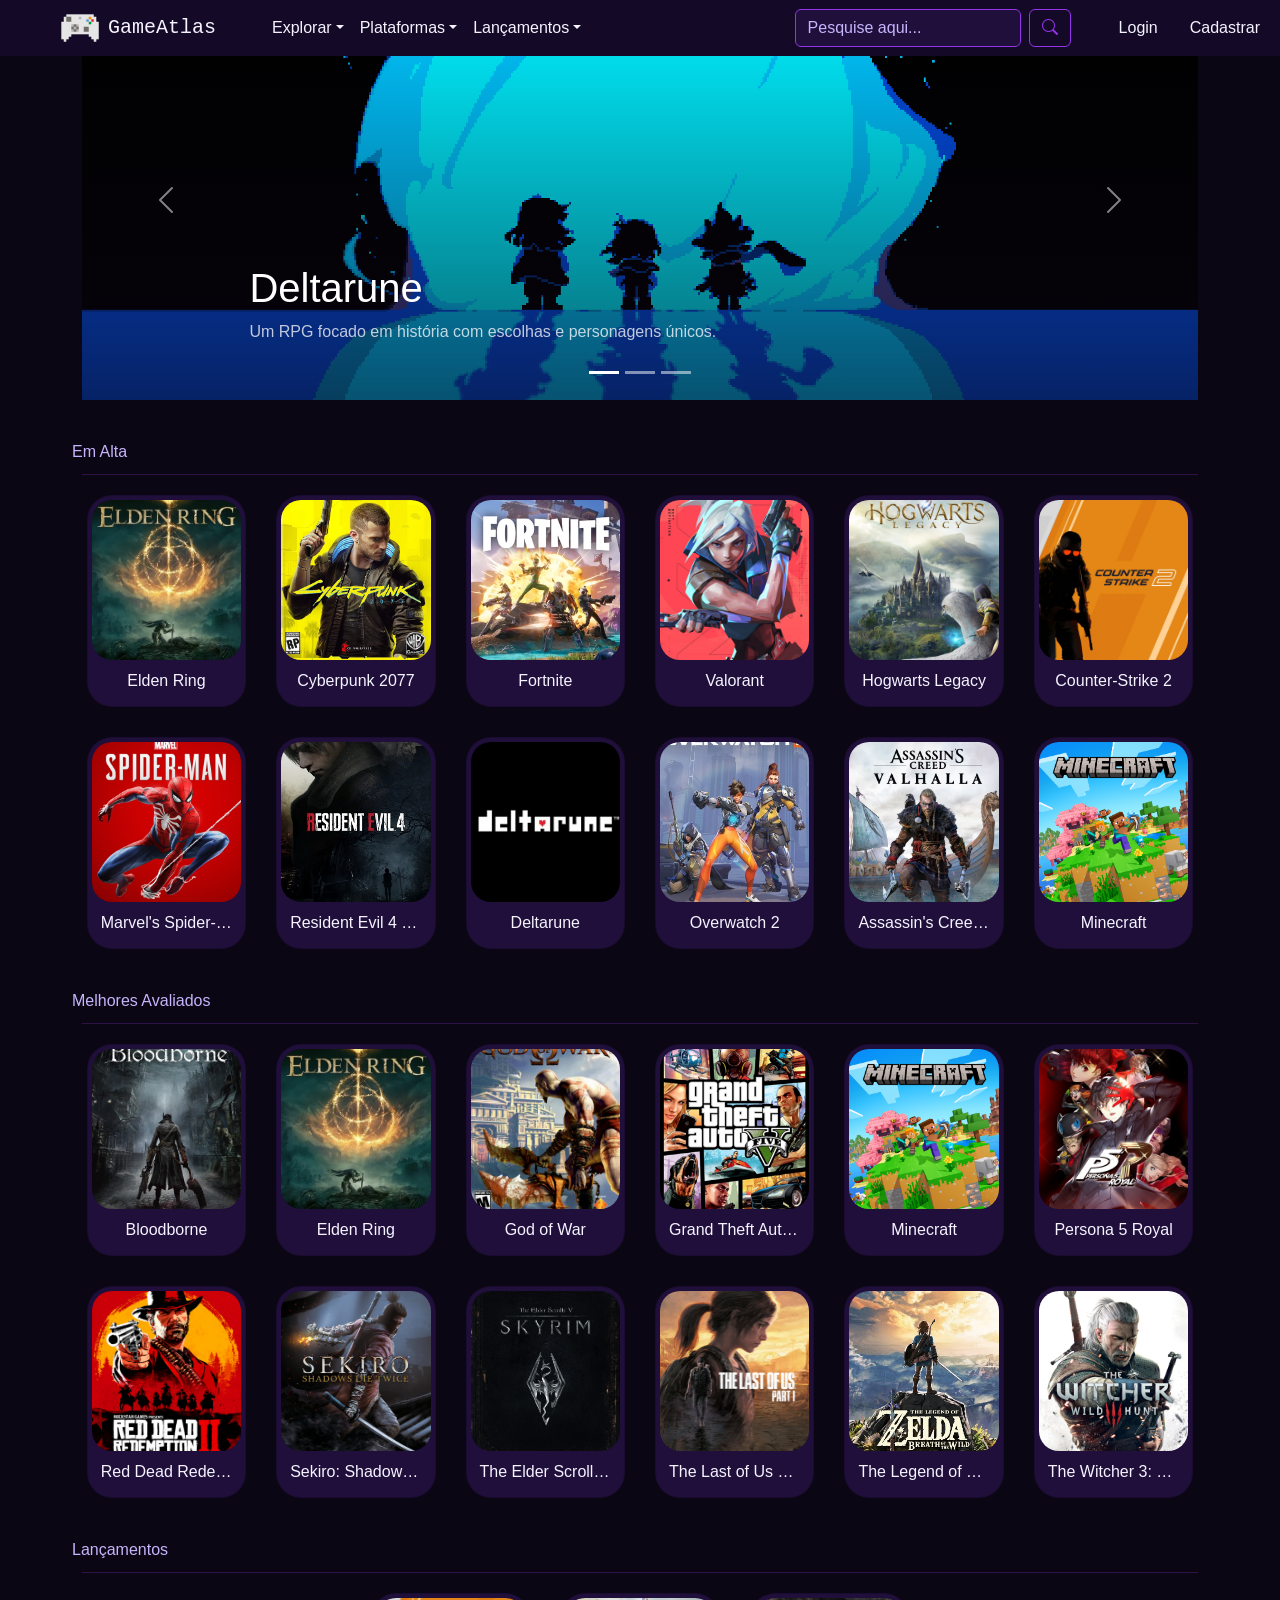
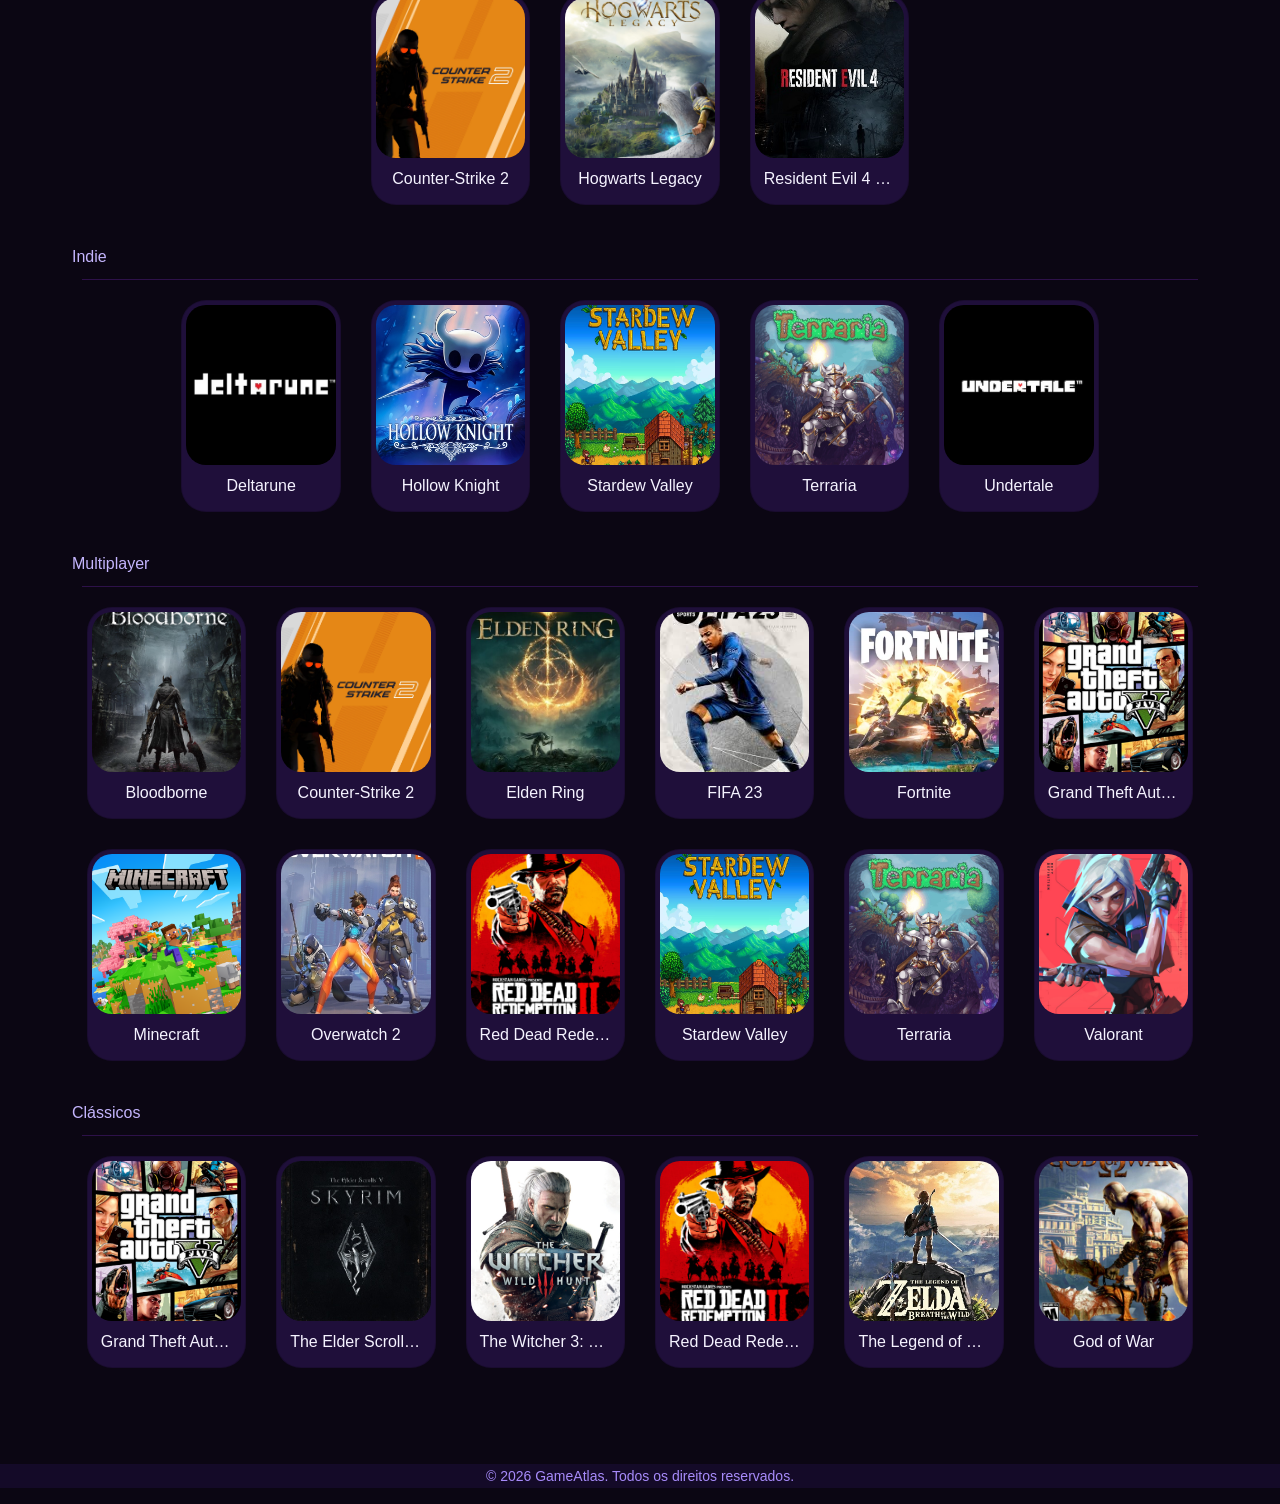
<file: index.html>
<!DOCTYPE html>
<html lang="pt-br">

<head>
    <meta charset="UTF-8">
    <meta name="viewport" content="width=device-width, initial-scale=1.0">
    <title>GameAtlas</title>
    <link rel="icon" type="image/x-icon" href="images/favicon.ico">
    <link rel="stylesheet" href="bootstrap/css/bootstrap.min.css">
    <link rel="stylesheet" href="css/style.css">
    <link rel="stylesheet" href="https://cdn.jsdelivr.net/npm/bootstrap-icons@1.11.3/font/bootstrap-icons.css">
</head>

<body>
    <header class="header fixed-top">
        <nav class="navbar navbar-expand-lg">
            <div class="container-fluid">

                <div class="d-flex align-items-center gap-2 px-3 px-lg-5">
                    <img src="images/controle.png" alt="logo" style="width: 40px;">
                    <a class="nav-link active p-0" href="index.html" id="home">
                        <h5 class="title m-0">GameAtlas</h5>
                    </a>
                </div>

                <button class="navbar-toggler me-auto" type="button" data-bs-toggle="collapse"
                    data-bs-target="#navbarSupportedContent" aria-controls="navbarSupportedContent"
                    aria-expanded="false" aria-label="Toggle navigation">
                    <span class="navbar-toggler-icon"></span>
                </button>

                <div class="collapse navbar-collapse" id="navbarSupportedContent">
                    <ul class="navbar-nav mb-2 mb-lg-0">
                        <li class="nav-item dropdown">
                            <a class="nav-link dropdown-toggle" href="#" role="button" data-bs-toggle="dropdown"
                                aria-expanded="false">Explorar</a>
                            <ul class="dropdown-menu">
                                <li><a class="dropdown-item" href="explorar.html">Todos</a></li>
                                <li><a class="dropdown-item" href="#">Ação</a></li>
                                <li><a class="dropdown-item" href="#">FPS</a></li>
                                <li><a class="dropdown-item" href="#">Aventura</a></li>
                                <li><a class="dropdown-item" href="#">RPG</a></li>
                                <li><a class="dropdown-item" href="#">Simulação</a></li>
                                <li><a class="dropdown-item" href="#">Esportes</a></li>
                                <li><a class="dropdown-item" href="#">Estratégia</a></li>
                                <li><a class="dropdown-item" href="#">Terror</a></li>
                                <li><a class="dropdown-item" href="#">Indie</a></li>
                            </ul>
                        </li>
                        <li class="nav-item dropdown">
                            <a class="nav-link dropdown-toggle" href="#" role="button" data-bs-toggle="dropdown"
                                aria-expanded="false">Plataformas</a>
                            <ul class="dropdown-menu">
                                <li><a class="dropdown-item" href="#">PlayStation</a></li>
                                <li><a class="dropdown-item" href="#">Xbox</a></li>
                                <li><a class="dropdown-item" href="#">Nintendo Switch</a></li>
                                <li><a class="dropdown-item" href="#">PC</a></li>
                                <li><a class="dropdown-item" href="#">Mobile</a></li>
                            </ul>
                        </li>
                        <li class="nav-item dropdown">
                            <a class="nav-link dropdown-toggle" href="#" role="button" data-bs-toggle="dropdown"
                                aria-expanded="false">Lançamentos</a>
                            <ul class="dropdown-menu">
                                <li><a class="dropdown-item" href="#">Próximos Lançamentos</a></li>
                                <li><a class="dropdown-item" href="#">Lançamentos Recentes</a></li>
                                <li><a class="dropdown-item" href="#">Mais Populares</a></li>
                            </ul>
                        </li>
                    </ul>

                </div>

                <div class="d-flex align-items-center ms-lg-auto">

                    <form class="d-flex me-lg-3 my-2 my-lg-0 w-100 w-lg-auto" id="pesquisa" role="search">
                        <input class="form-control me-2" id="inputpesquisa" type="search" placeholder="Pesquise aqui..."
                            aria-label="Search" />
                        <button class="btn" type="submit" id="btnpesquisa">
                            <i class="bi bi-search"></i>
                        </button>
                    </form>

                    <ul class="navbar-nav flex-row me-auto mb-2 mb-lg-0">
                        <li class="nav-item ms-4">
                            <a class="nav-link me-3" id="navlogin" href="login.html">Login</a>
                        </li>
                        <li class="nav-item ms-auto">
                            <a class="nav-link" href="cadastro.html">Cadastrar</a>
                        </li>
                    </ul>

                    <!-- vvv IMPORTANTE: Ficará funcional quando o usuário entrar com a conta!! vvv -->

                    <!--<ul class="navbar-nav ms-4">
                        <li class="nav-item dropdown">
                            <a class="nav-link dropdown-toggle" href="#" role="button" data-bs-toggle="dropdown"
                                aria-expanded="false">Perfil</a>
                            <ul class="dropdown-menu dropdown-menu-end">
                                <li><a class="dropdown-item" href="#">Meu Perfil</a></li>
                                <li><a class="dropdown-item" href="#">Minhas Listas</a></li>
                                <li><a class="dropdown-item" href="#">Minhas Reviews</a></li>
                                <li>
                                    <hr class="dropdown-divider">
                                </li>
                                <li><a class="dropdown-item" href="#">Sair</a></li>
                            </ul>
                        </li>
                    </ul>-->

                </div>
            </div>
        </nav>
    </header>

    <div class="container">
        <div id="myCarousel" class="carousel slide mb-6" data-bs-ride="carousel">
            <div class="carousel-indicators" id="carouselIndicators">
            </div>
            <div class="carousel-inner" id="carouselInner">

            </div> <button class="carousel-control-prev" type="button" data-bs-target="#myCarousel"
                data-bs-slide="prev">
                <span class="carousel-control-prev-icon" aria-hidden="true"></span> <span
                    class="visually-hidden">Previous</span> </button> <button class="carousel-control-next"
                type="button" data-bs-target="#myCarousel" data-bs-slide="next"> <span
                    class="carousel-control-next-icon" aria-hidden="true"></span> <span
                    class="visually-hidden">Next</span> </button>
        </div>
    </div>

    <div class="container lg-3">
        <p class="section-title">Em Alta</p>
        <hr>
        <div class="cards" id="emAlta"></div>

        <p class="section-title">Melhores Avaliados</p>
        <hr>
        <div class="cards" id="melhoresAv"></div>

        <p class="section-title">Lançamentos</p>
        <hr>
        <div class="cards" id="lancamentos"></div>   

        <p class="section-title">Indie</p>
        <hr>
        <div class="cards" id="indie"></div>

        <p class="section-title">Multiplayer</p>
        <hr>
        <div class="cards" id="multiplayer"></div>

        <p class="section-title">Clássicos</p>
        <hr>
        <div class="cards" id="classicos"></div>

        

        

        

        <!--<div class="container mt-3">
            <p class="section-title">Plataformas</p>
            <hr>

            <div class="cards" id="cpc">
                <div class="card pc">
                    <img src="images/controle.png" alt="">
                </div>
                <div class="card pc">
                    <img src="images/controle.png" alt="">
                </div>
                <div class="card pc">
                    <img src="images/controle.png" alt="">
                </div>
                <div class="card pc">
                    <img src="images/controle.png" alt="">
                </div>
                <div class="card pc">
                    <img src="images/controle.png" alt="">
                </div>
            </div>-->


        <br><br><br><br>
    </div>


    <footer class="footer text-center">
            <p><small>© 2026 GameAtlas. Todos os direitos reservados.</small></p>
    </footer>


    <script src="https://cdn.jsdelivr.net/npm/bootstrap@5.3.8/dist/js/bootstrap.bundle.min.js"
        integrity="sha384-FKyoEForCGlyvwx9Hj09JcYn3nv7wiPVlz7YYwJrWVcXK/BmnVDxM+D2scQbITxI"
        crossorigin="anonymous"></script>

    <script src="data.js"></script>
    <script src="script.js"></script>

</body>

</html>
</file>
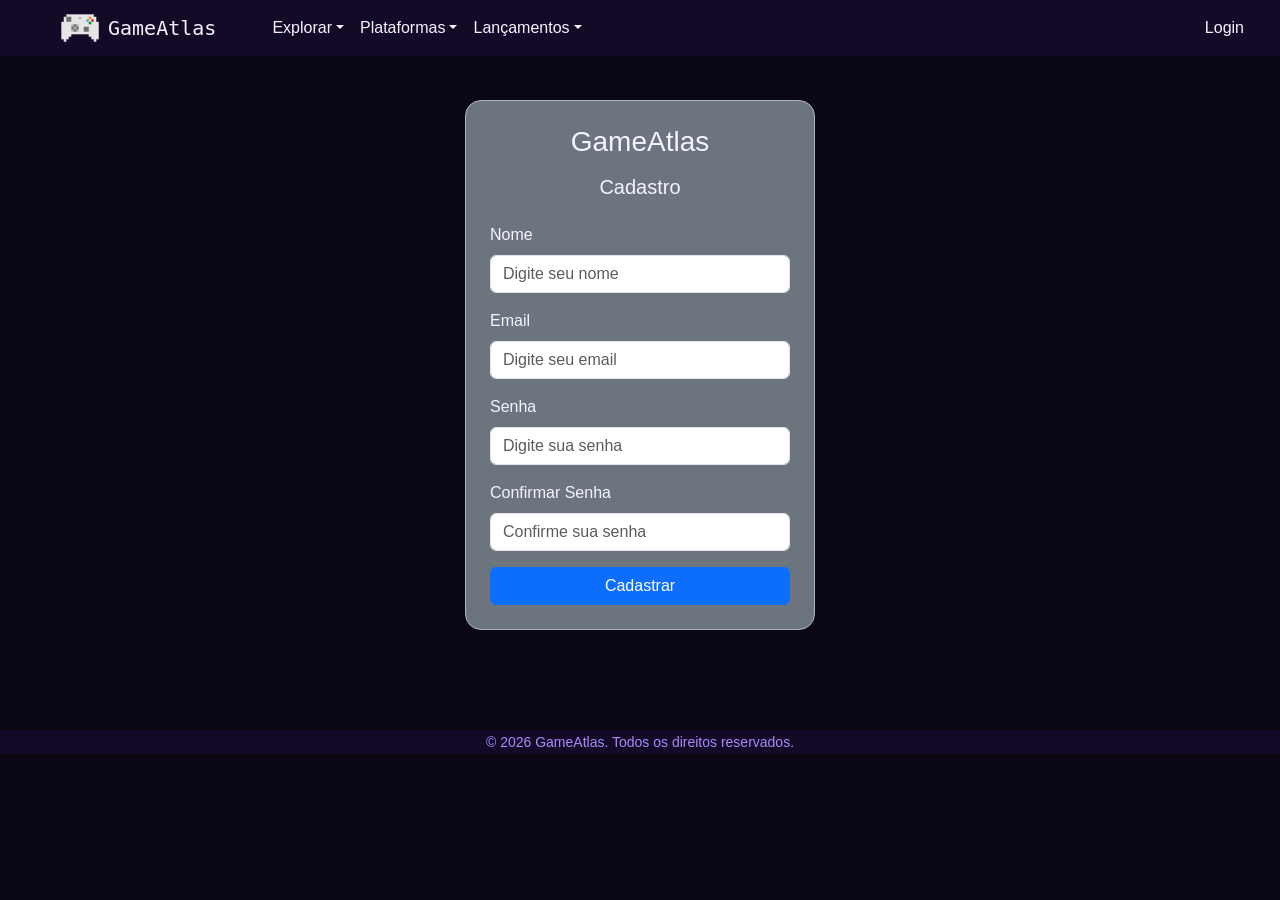
<file: cadastro.html>
<!DOCTYPE html>
<html lang="pt-br">

<head>
    <meta charset="UTF-8">
    <meta name="viewport" content="width=device-width, initial-scale=1.0">
    <title>GameAtlas</title>

    <link rel="icon" href="images/favicon.ico">
    <link rel="stylesheet" href="bootstrap/css/bootstrap.min.css">
    <link rel="stylesheet" href="css/style.css">
    <link rel="stylesheet" href="https://cdn.jsdelivr.net/npm/bootstrap-icons@1.11.3/font/bootstrap-icons.css">

</head>

<body class="cadastro">

    <header class="header fixed-top">
        <nav class="navbar navbar-expand-lg">
            <div class="container-fluid">

                <div class="d-flex align-items-center gap-2 px-3 px-lg-5">
                    <img src="images/controle.png" alt="logo" style="width: 40px;">
                    <a class="nav-link active p-0" href="index.html" id="home">
                        <h5 class="title m-0">GameAtlas</h5>
                    </a>
                </div>

                <button class="navbar-toggler me-auto" type="button" data-bs-toggle="collapse"
                    data-bs-target="#navbarSupportedContent" aria-controls="navbarSupportedContent"
                    aria-expanded="false" aria-label="Toggle navigation">
                    <span class="navbar-toggler-icon"></span>
                </button>

                <div class="collapse navbar-collapse" id="navbarSupportedContent">
                    <ul class="navbar-nav mb-2 mb-lg-0">
                        <li class="nav-item dropdown">
                            <a class="nav-link dropdown-toggle" href="#" role="button" data-bs-toggle="dropdown"
                                aria-expanded="false">Explorar</a>
                            <ul class="dropdown-menu">
                                <li><a class="dropdown-item" href="explorar.html">Todos</a></li>
                                <li><a class="dropdown-item" href="#">Ação</a></li>
                                <li><a class="dropdown-item" href="#">FPS</a></li>
                                <li><a class="dropdown-item" href="#">Aventura</a></li>
                                <li><a class="dropdown-item" href="#">RPG</a></li>
                                <li><a class="dropdown-item" href="#">Simulação</a></li>
                                <li><a class="dropdown-item" href="#">Esportes</a></li>
                                <li><a class="dropdown-item" href="#">Estratégia</a></li>
                                <li><a class="dropdown-item" href="#">Terror</a></li>
                                <li><a class="dropdown-item" href="#">Indie</a></li>
                            </ul>
                        </li>
                        <li class="nav-item dropdown">
                            <a class="nav-link dropdown-toggle" href="#" role="button" data-bs-toggle="dropdown"
                                aria-expanded="false">Plataformas</a>
                            <ul class="dropdown-menu">
                                <li><a class="dropdown-item" href="#">PlayStation</a></li>
                                <li><a class="dropdown-item" href="#">Xbox</a></li>
                                <li><a class="dropdown-item" href="#">Nintendo Switch</a></li>
                                <li><a class="dropdown-item" href="#">PC</a></li>
                                <li><a class="dropdown-item" href="#">Mobile</a></li>
                            </ul>
                        </li>
                        <li class="nav-item dropdown">
                            <a class="nav-link dropdown-toggle" href="#" role="button" data-bs-toggle="dropdown"
                                aria-expanded="false">Lançamentos</a>
                            <ul class="dropdown-menu">
                                <li><a class="dropdown-item" href="#">Próximos Lançamentos</a></li>
                                <li><a class="dropdown-item" href="#">Lançamentos Recentes</a></li>
                                <li><a class="dropdown-item" href="#">Mais Populares</a></li>
                            </ul>
                        </li>
                    </ul>

                </div>

                <div class="d-flex align-items-center ms-lg-auto">
                    <ul class="navbar-nav flex-row me-auto mb-2 mb-lg-0">
                        <li class="nav-item ms-4">
                            <a class="nav-link me-3" id="navlogin" href="login.html">Login</a>
                        </li>
                    </ul>

                    <!-- vvv IMPORTANTE: Ficará funcional quando o usuário entrar com a conta!! vvv -->

                    <!--<ul class="navbar-nav ms-4">
                        <li class="nav-item dropdown">
                            <a class="nav-link dropdown-toggle" href="#" role="button" data-bs-toggle="dropdown"
                                aria-expanded="false">Perfil</a>
                            <ul class="dropdown-menu dropdown-menu-end">
                                <li><a class="dropdown-item" href="#">Meu Perfil</a></li>
                                <li><a class="dropdown-item" href="#">Minhas Listas</a></li>
                                <li><a class="dropdown-item" href="#">Minhas Reviews</a></li>
                                <li>
                                    <hr class="dropdown-divider">
                                </li>
                                <li><a class="dropdown-item" href="#">Sair</a></li>
                            </ul>
                        </li>
                    </ul>-->

                </div>
            </div>
        </nav>
    </header>

    <div class="cadastro-card">
        <h3 class="text-center mb-3">GameAtlas</h3>
        <h5 class="text-center mb-4">Cadastro</h5>

        <div class="mb-3">
            <label class="form-label">Nome</label>
            <input type="text" id="nome" class="form-control" placeholder="Digite seu nome">
        </div>

        <div class="mb-3">
            <label class="form-label">Email</label>
            <input type="email" id="email" class="form-control" placeholder="Digite seu email">
        </div>

        <div class="mb-3">
            <label class="form-label">Senha</label>
            <input type="password" id="senha" class="form-control" placeholder="Digite sua senha">
        </div>

        <div class="mb-3">
            <label class="form-label">Confirmar Senha</label>
            <input type="password" id="confirmar" class="form-control" placeholder="Confirme sua senha">
        </div>

        <button class="btn btn-primary w-100">Cadastrar</button>
    </div>

    <footer class="footer text-center">
        <p><small>© 2026 GameAtlas. Todos os direitos reservados.</small></p>
    </footer>

    <script src="https://cdn.jsdelivr.net/npm/bootstrap@5.3.8/dist/js/bootstrap.bundle.min.js"
        integrity="sha384-FKyoEForCGlyvwx9Hj09JcYn3nv7wiPVlz7YYwJrWVcXK/BmnVDxM+D2scQbITxI"
        crossorigin="anonymous"></script>
</body>

</html>
</file>
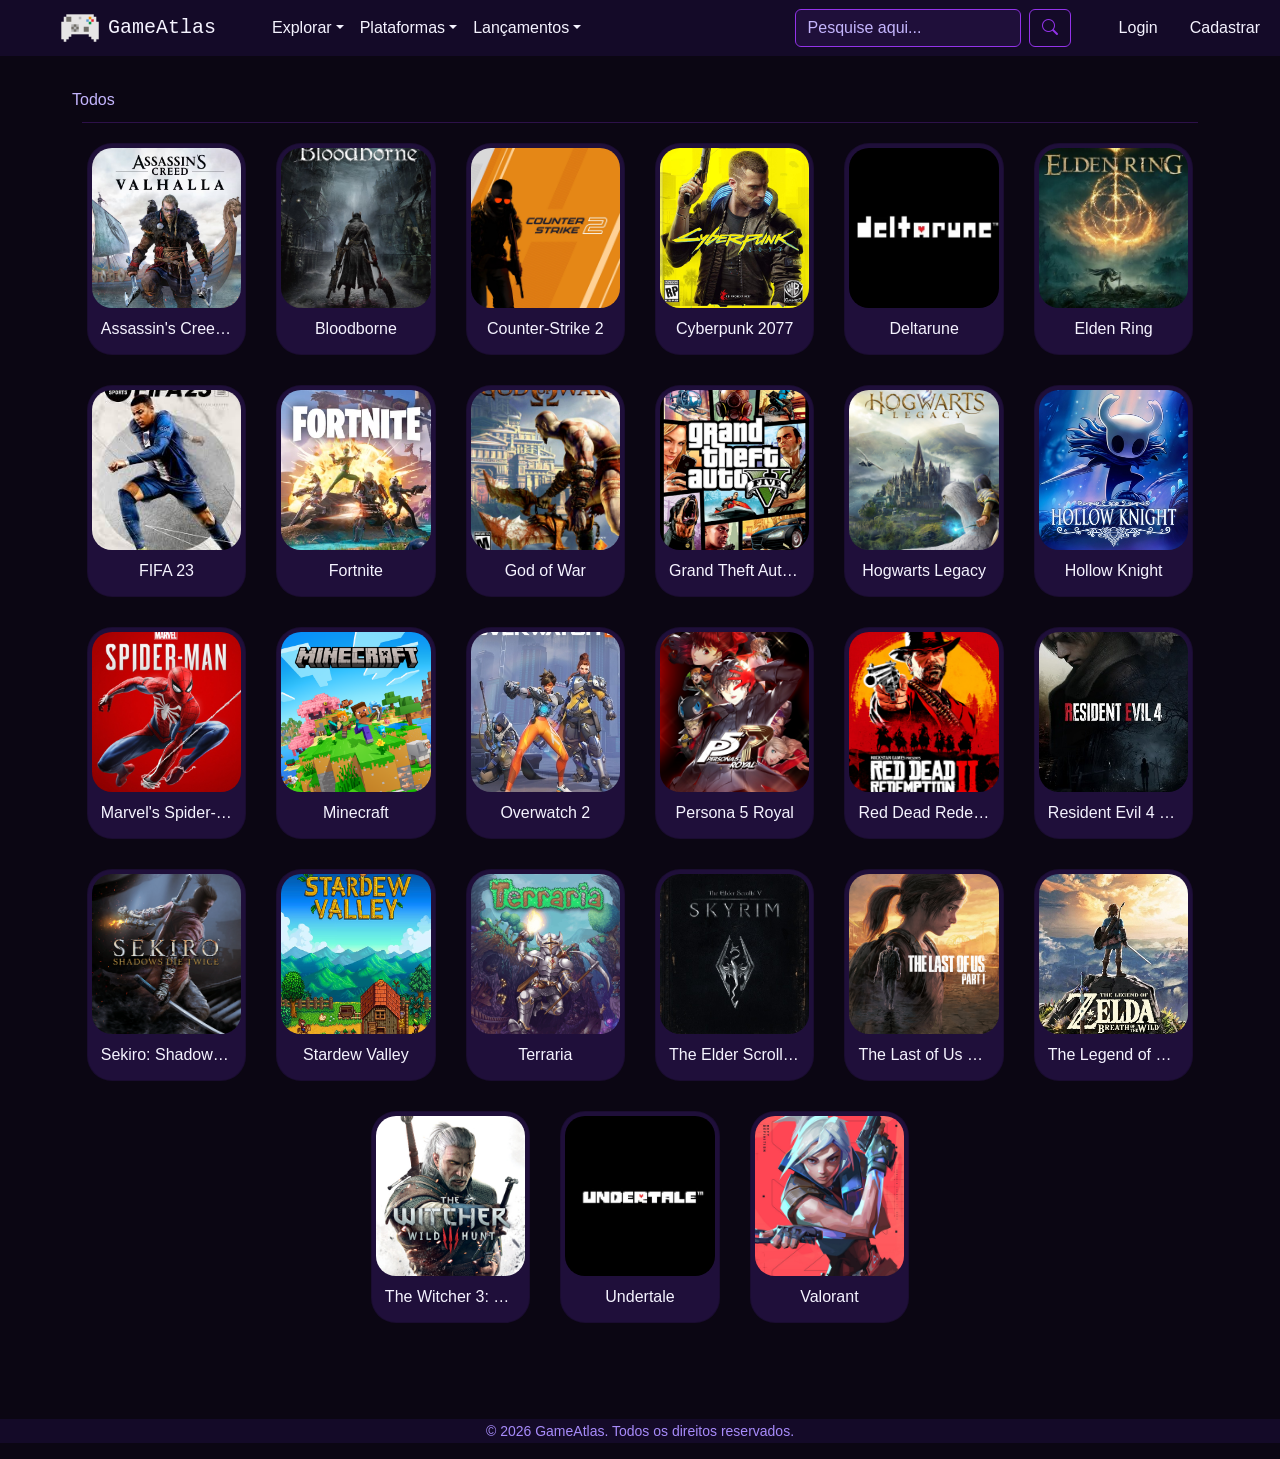
<file: explorar.html>
<!DOCTYPE html>
<html lang="pt-br">

<head>
    <meta charset="UTF-8">
    <meta name="viewport" content="width=device-width, initial-scale=1.0">
    <title>GameAtlas</title>
    <link rel="icon" type="image/x-icon" href="images/favicon.ico">
    <link rel="stylesheet" href="bootstrap/css/bootstrap.min.css">
    <link rel="stylesheet" href="css/style.css">
    <link rel="stylesheet" href="https://cdn.jsdelivr.net/npm/bootstrap-icons@1.11.3/font/bootstrap-icons.css">
</head>

<body>
    <header class="header fixed-top">
        <nav class="navbar navbar-expand-lg">
            <div class="container-fluid">

                <div class="d-flex align-items-center gap-2 px-3 px-lg-5">
                    <img src="images/controle.png" alt="logo" style="width: 40px;">
                    <a class="nav-link active p-0" href="index.html" id="home">
                        <h5 class="title m-0">GameAtlas</h5>
                    </a>
                </div>

                <button class="navbar-toggler me-auto" type="button" data-bs-toggle="collapse"
                    data-bs-target="#navbarSupportedContent" aria-controls="navbarSupportedContent"
                    aria-expanded="false" aria-label="Toggle navigation">
                    <span class="navbar-toggler-icon"></span>
                </button>

                <div class="collapse navbar-collapse" id="navbarSupportedContent">
                    <ul class="navbar-nav mb-2 mb-lg-0">
                        <li class="nav-item dropdown">
                            <a class="nav-link dropdown-toggle" href="#" role="button" data-bs-toggle="dropdown"
                                aria-expanded="false">Explorar</a>
                            <ul class="dropdown-menu">
                                <li><a class="dropdown-item" href="#">Todos</a></li>
                                <li><a class="dropdown-item" href="#">Ação</a></li>
                                <li><a class="dropdown-item" href="#">FPS</a></li>
                                <li><a class="dropdown-item" href="#">Aventura</a></li>
                                <li><a class="dropdown-item" href="#">RPG</a></li>
                                <li><a class="dropdown-item" href="#">Simulação</a></li>
                                <li><a class="dropdown-item" href="#">Esportes</a></li>
                                <li><a class="dropdown-item" href="#">Estratégia</a></li>
                                <li><a class="dropdown-item" href="#">Terror</a></li>
                                <li><a class="dropdown-item" href="#">Indie</a></li>
                            </ul>
                        </li>
                        <li class="nav-item dropdown">
                            <a class="nav-link dropdown-toggle" href="#" role="button" data-bs-toggle="dropdown"
                                aria-expanded="false">Plataformas</a>
                            <ul class="dropdown-menu">
                                <li><a class="dropdown-item" href="#">PlayStation</a></li>
                                <li><a class="dropdown-item" href="#">Xbox</a></li>
                                <li><a class="dropdown-item" href="#">Nintendo Switch</a></li>
                                <li><a class="dropdown-item" href="#">PC</a></li>
                                <li><a class="dropdown-item" href="#">Mobile</a></li>
                            </ul>
                        </li>
                        <li class="nav-item dropdown">
                            <a class="nav-link dropdown-toggle" href="#" role="button" data-bs-toggle="dropdown"
                                aria-expanded="false">Lançamentos</a>
                            <ul class="dropdown-menu">
                                <li><a class="dropdown-item" href="#">Próximos Lançamentos</a></li>
                                <li><a class="dropdown-item" href="#">Lançamentos Recentes</a></li>
                                <li><a class="dropdown-item" href="#">Mais Populares</a></li>
                            </ul>
                        </li>
                    </ul>

                </div>

                <div class="d-flex align-items-center ms-lg-auto">

                    <form class="d-flex me-lg-3 my-2 my-lg-0 w-100 w-lg-auto" id="pesquisa" role="search">
                        <input class="form-control me-2" id="inputpesquisa" type="search" placeholder="Pesquise aqui..."
                            aria-label="Search" />
                        <button class="btn" type="submit" id="btnpesquisa">
                            <i class="bi bi-search"></i>
                        </button>
                    </form>

                    <ul class="navbar-nav flex-row me-auto mb-2 mb-lg-0">
                        <li class="nav-item ms-4">
                            <a class="nav-link me-3" id="navlogin" href="login.html">Login</a>
                        </li>
                        <li class="nav-item ms-auto">
                            <a class="nav-link" href="cadastro.html">Cadastrar</a>
                        </li>
                    </ul>

                    <!-- vvv IMPORTANTE: Ficará funcional quando o usuário entrar com a conta!! vvv -->

                    <!--<ul class="navbar-nav ms-4">
                        <li class="nav-item dropdown">
                            <a class="nav-link dropdown-toggle" href="#" role="button" data-bs-toggle="dropdown"
                                aria-expanded="false">Perfil</a>
                            <ul class="dropdown-menu dropdown-menu-end">
                                <li><a class="dropdown-item" href="#">Meu Perfil</a></li>
                                <li><a class="dropdown-item" href="#">Minhas Listas</a></li>
                                <li><a class="dropdown-item" href="#">Minhas Reviews</a></li>
                                <li>
                                    <hr class="dropdown-divider">
                                </li>
                                <li><a class="dropdown-item" href="#">Sair</a></li>
                            </ul>
                        </li>
                    </ul>-->

                </div>
            </div>
        </nav>
    </header>

    <br><br>
    <div class="container mt-4 lg-3">
        <p class="section-title">Todos</p>
        <hr>
        <div class="cards" id="todos"></div>
    </div>

    <br><br><br><br>


    <footer class="footer text-center">
        <p><small>© 2026 GameAtlas. Todos os direitos reservados.</small></p>
    </footer>


    <script src="https://cdn.jsdelivr.net/npm/bootstrap@5.3.8/dist/js/bootstrap.bundle.min.js"
        integrity="sha384-FKyoEForCGlyvwx9Hj09JcYn3nv7wiPVlz7YYwJrWVcXK/BmnVDxM+D2scQbITxI"
        crossorigin="anonymous"></script>

    <script src="data.js"></script>
    <script src="script.js"></script>
</body>

</html>
</file>
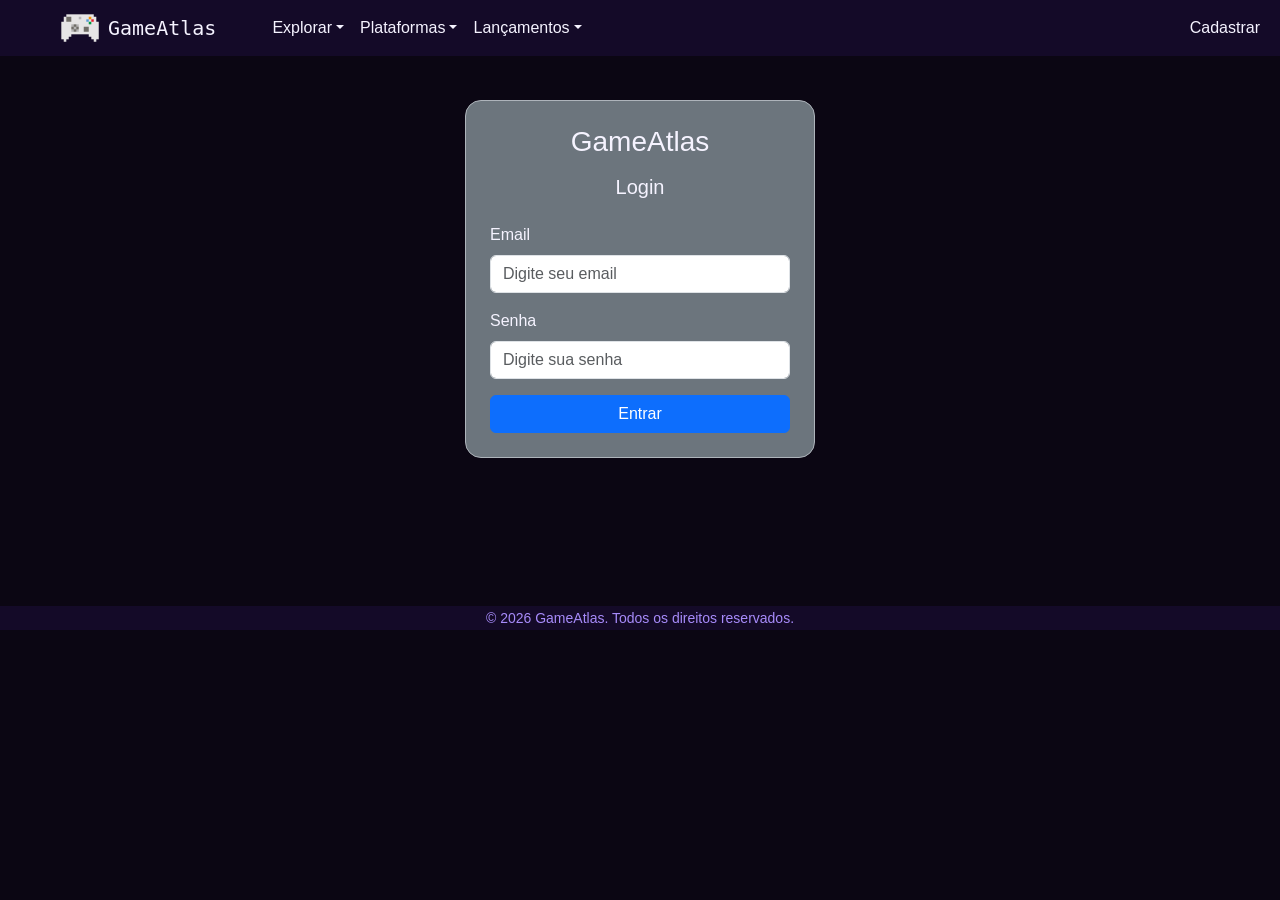
<file: login.html>
<!DOCTYPE html>
<html lang="pt-br">

<head>
    <meta charset="UTF-8">
    <meta name="viewport" content="width=device-width, initial-scale=1.0">
    <title>GameAtlas</title>

    <link rel="icon" href="images/favicon.ico">
    <link rel="stylesheet" href="bootstrap/css/bootstrap.min.css">
    <link rel="stylesheet" href="css/style.css">
    <link rel="stylesheet" href="https://cdn.jsdelivr.net/npm/bootstrap-icons@1.11.3/font/bootstrap-icons.css">

</head>

<body class="login">
    <header class="header fixed-top">
        <nav class="navbar navbar-expand-lg">
            <div class="container-fluid">

                <div class="d-flex align-items-center gap-2 px-3 px-lg-5">
                    <img src="images/controle.png" alt="logo" style="width: 40px;">
                    <a class="nav-link active p-0" href="index.html" id="home">
                        <h5 class="title m-0">GameAtlas</h5>
                    </a>
                </div>

                <button class="navbar-toggler me-auto" type="button" data-bs-toggle="collapse"
                    data-bs-target="#navbarSupportedContent" aria-controls="navbarSupportedContent"
                    aria-expanded="false" aria-label="Toggle navigation">
                    <span class="navbar-toggler-icon"></span>
                </button>

                <div class="collapse navbar-collapse" id="navbarSupportedContent">
                    <ul class="navbar-nav mb-2 mb-lg-0">
                        <li class="nav-item dropdown">
                            <a class="nav-link dropdown-toggle" href="#" role="button" data-bs-toggle="dropdown"
                                aria-expanded="false">Explorar</a>
                            <ul class="dropdown-menu">
                                <li><a class="dropdown-item" href="explorar.html">Todos</a></li>
                                <li><a class="dropdown-item" href="#">Ação</a></li>
                                <li><a class="dropdown-item" href="#">FPS</a></li>
                                <li><a class="dropdown-item" href="#">Aventura</a></li>
                                <li><a class="dropdown-item" href="#">RPG</a></li>
                                <li><a class="dropdown-item" href="#">Simulação</a></li>
                                <li><a class="dropdown-item" href="#">Esportes</a></li>
                                <li><a class="dropdown-item" href="#">Estratégia</a></li>
                                <li><a class="dropdown-item" href="#">Terror</a></li>
                                <li><a class="dropdown-item" href="#">Indie</a></li>
                            </ul>
                        </li>
                        <li class="nav-item dropdown">
                            <a class="nav-link dropdown-toggle" href="#" role="button" data-bs-toggle="dropdown"
                                aria-expanded="false">Plataformas</a>
                            <ul class="dropdown-menu">
                                <li><a class="dropdown-item" href="#">PlayStation</a></li>
                                <li><a class="dropdown-item" href="#">Xbox</a></li>
                                <li><a class="dropdown-item" href="#">Nintendo Switch</a></li>
                                <li><a class="dropdown-item" href="#">PC</a></li>
                                <li><a class="dropdown-item" href="#">Mobile</a></li>
                            </ul>
                        </li>
                        <li class="nav-item dropdown">
                            <a class="nav-link dropdown-toggle" href="#" role="button" data-bs-toggle="dropdown"
                                aria-expanded="false">Lançamentos</a>
                            <ul class="dropdown-menu">
                                <li><a class="dropdown-item" href="#">Próximos Lançamentos</a></li>
                                <li><a class="dropdown-item" href="#">Lançamentos Recentes</a></li>
                                <li><a class="dropdown-item" href="#">Mais Populares</a></li>
                            </ul>
                        </li>
                    </ul>

                </div>

                <div class="d-flex align-items-center ms-lg-auto">

                    <ul class="navbar-nav flex-row me-auto mb-2 mb-lg-0">
                        <li class="nav-item ms-auto">
                            <a class="nav-link" href="cadastro.html">Cadastrar</a>
                        </li>
                    </ul>

                    <!-- vvv IMPORTANTE: Ficará funcional quando o usuário entrar com a conta!! vvv -->

                    <!--<ul class="navbar-nav ms-4">
                        <li class="nav-item dropdown">
                            <a class="nav-link dropdown-toggle" href="#" role="button" data-bs-toggle="dropdown"
                                aria-expanded="false">Perfil</a>
                            <ul class="dropdown-menu dropdown-menu-end">
                                <li><a class="dropdown-item" href="#">Meu Perfil</a></li>
                                <li><a class="dropdown-item" href="#">Minhas Listas</a></li>
                                <li><a class="dropdown-item" href="#">Minhas Reviews</a></li>
                                <li>
                                    <hr class="dropdown-divider">
                                </li>
                                <li><a class="dropdown-item" href="#">Sair</a></li>
                            </ul>
                        </li>
                    </ul>-->

                </div>
            </div>
        </nav>
    </header>

    <div class="login-card">
        <h3 class="text-center mb-3">GameAtlas</h3>
        <h5 class="text-center mb-4">Login</h5>

        <div class="mb-3">
            <label class="form-label">Email</label>
            <input type="email" id="loginEmail" class="form-control" placeholder="Digite seu email">
        </div>
        <div class="mb-3">
            <label class="form-label">Senha</label>
            <input type="password" id="loginSenha" class="form-control" placeholder="Digite sua senha">
        </div>

        <a href="perfil.html">
            <button class="btn btn-primary w-100">Entrar</button>
        </a>

    </div>

    <br><br>

    <footer class="footer text-center">
        <p><small>© 2026 GameAtlas. Todos os direitos reservados.</small></p>
    </footer>

    <script src="https://cdn.jsdelivr.net/npm/bootstrap@5.3.8/dist/js/bootstrap.bundle.min.js"
        integrity="sha384-FKyoEForCGlyvwx9Hj09JcYn3nv7wiPVlz7YYwJrWVcXK/BmnVDxM+D2scQbITxI"
        crossorigin="anonymous"></script>

</body>

</html>
</file>
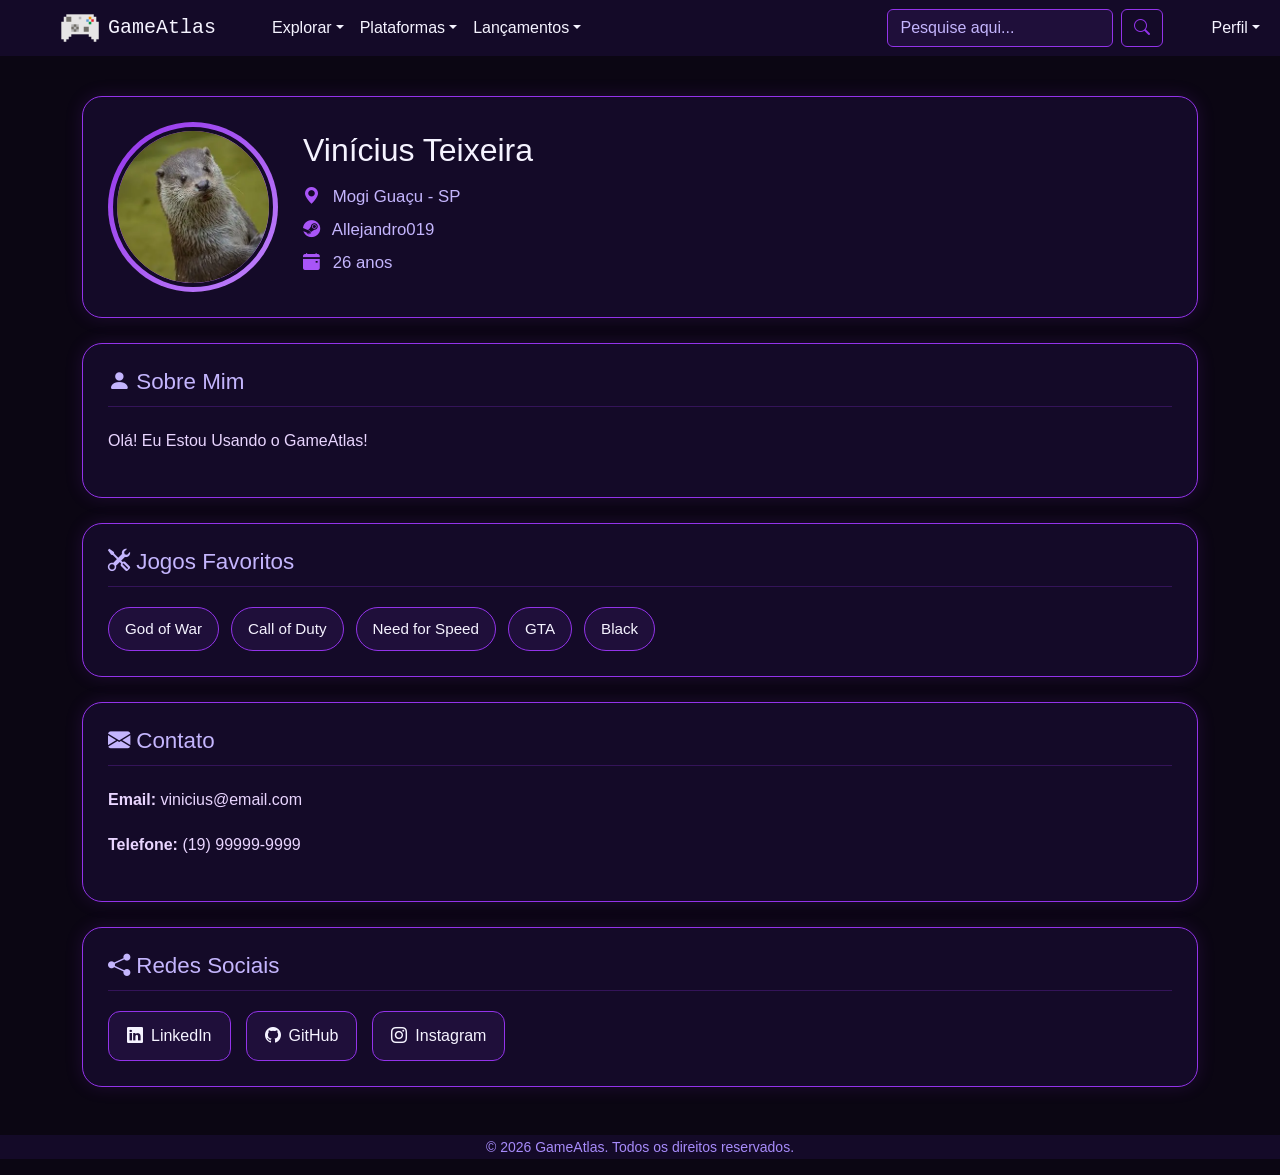
<file: perfil.html>
<!DOCTYPE html>
<html lang="pt-br">

<head>
    <meta charset="UTF-8">
    <meta name="viewport" content="width=device-width, initial-scale=1.0">
    <title>GameAtlas</title>
    <link rel="icon" type="image/x-icon" href="images/favicon.ico">
    <link rel="stylesheet" href="bootstrap/css/bootstrap.min.css">
    <link rel="stylesheet" href="css/style.css">
    <link rel="stylesheet" href="https://cdn.jsdelivr.net/npm/bootstrap-icons@1.11.3/font/bootstrap-icons.css">
</head>

<body>
    <header class="header fixed-top">
        <nav class="navbar navbar-expand-lg">
            <div class="container-fluid">

                <div class="d-flex align-items-center gap-2 px-3 px-lg-5">
                    <img src="images/controle.png" alt="logo" style="width: 40px;">
                    <a class="nav-link active p-0" href="index.html" id="home">
                        <h5 class="title m-0">GameAtlas</h5>
                    </a>
                </div>


                <button class="navbar-toggler me-auto" type="button" data-bs-toggle="collapse"
                    data-bs-target="#navbarSupportedContent" aria-controls="navbarSupportedContent"
                    aria-expanded="false" aria-label="Toggle navigation">
                    <span class="navbar-toggler-icon"></span>
                </button>

                <div class="collapse navbar-collapse" id="navbarSupportedContent">
                    <ul class="navbar-nav mb-2 mb-lg-0">
                        <li class="nav-item dropdown">
                            <a class="nav-link dropdown-toggle" href="#" role="button" data-bs-toggle="dropdown"
                                aria-expanded="false">Explorar</a>
                            <ul class="dropdown-menu">
                                <li><a class="dropdown-item" href="explorar.html">Todos</a></li>
                                <li><a class="dropdown-item" href="#">Ação</a></li>
                                <li><a class="dropdown-item" href="#">FPS</a></li>
                                <li><a class="dropdown-item" href="#">Aventura</a></li>
                                <li><a class="dropdown-item" href="#">RPG</a></li>
                                <li><a class="dropdown-item" href="#">Simulação</a></li>
                                <li><a class="dropdown-item" href="#">Esportes</a></li>
                                <li><a class="dropdown-item" href="#">Estratégia</a></li>
                                <li><a class="dropdown-item" href="#">Terror</a></li>
                                <li><a class="dropdown-item" href="#">Indie</a></li>
                            </ul>
                        </li>
                        <li class="nav-item dropdown">
                            <a class="nav-link dropdown-toggle" href="#" role="button" data-bs-toggle="dropdown"
                                aria-expanded="false">Plataformas</a>
                            <ul class="dropdown-menu">
                                <li><a class="dropdown-item" href="#">PlayStation</a></li>
                                <li><a class="dropdown-item" href="#">Xbox</a></li>
                                <li><a class="dropdown-item" href="#">Nintendo Switch</a></li>
                                <li><a class="dropdown-item" href="#">PC</a></li>
                                <li><a class="dropdown-item" href="#">Mobile</a></li>
                            </ul>
                        </li>
                        <li class="nav-item dropdown">
                            <a class="nav-link dropdown-toggle" href="#" role="button" data-bs-toggle="dropdown"
                                aria-expanded="false">Lançamentos</a>
                            <ul class="dropdown-menu">
                                <li><a class="dropdown-item" href="#">Próximos Lançamentos</a></li>
                                <li><a class="dropdown-item" href="#">Lançamentos Recentes</a></li>
                                <li><a class="dropdown-item" href="#">Mais Populares</a></li>
                            </ul>
                        </li>
                    </ul>

                </div>

                <div class="d-flex align-items-center ms-lg-auto">

                    <form class="d-flex me-lg-3 my-2 my-lg-0 w-100 w-lg-auto" id="pesquisa" role="search">
                        <input class="form-control me-2" id="inputpesquisa" type="search" placeholder="Pesquise aqui..."
                            aria-label="Search" />
                        <button class="btn" type="submit" id="btnpesquisa">
                            <i class="bi bi-search"></i>
                        </button>
                    </form>

                    <ul class="navbar-nav flex-row me-auto mb-2 mb-lg-0">
                        <ul class="navbar-nav ms-4">
                            <li class="nav-item dropdown">
                                <a class="nav-link dropdown-toggle" href="#" role="button" data-bs-toggle="dropdown"
                                    aria-expanded="false">Perfil</a>
                                <ul class="dropdown-menu dropdown-menu-end">
                                    <li><a class="dropdown-item" href="#">Meu Perfil</a></li>
                                    <li><a class="dropdown-item" href="#">Minhas Listas</a></li>
                                    <li><a class="dropdown-item" href="#">Minhas Reviews</a></li>
                                    <li>
                                        <hr class="dropdown-divider">
                                    </li>
                                    <li><a class="dropdown-item" href="index.html">Sair</a></li>
                                </ul>
                            </li>
                        </ul>
                    </ul>

                    <!-- vvv IMPORTANTE: Ficará funcional quando o usuário entrar com a conta!! vvv -->



                </div>
            </div>
        </nav>
    </header>

    <br><br>

    <main class="container my-5">
        <section class="perfil-card">
            <div class="perfil-topo">
                <div class="perfil-foto-box">
                    <img src="images/perfil.png" alt="Foto de perfil" class="perfil-foto">
                </div>

                <div class="perfil-info">
                    <h2>Vinícius Teixeira</h2>
                    <p><i class="bi bi-geo-alt-fill"></i> Mogi Guaçu - SP</p>
                    <p><i class="bi bi-steam"></i></i> Allejandro019</p>
                    <p><i class="bi bi-calendar-event-fill"></i> 26 anos</p>
                </div>
            </div>
        </section>

        <section class="perfil-card">
            <h3 class="perfil-section-title"><i class="bi bi-person-fill"></i> Sobre Mim</h3>
            <hr>
            <p class="perfil-texto">
                Olá! Eu Estou Usando o GameAtlas!
            </p>
        </section>

        <section class="perfil-card">
            <h3 class="perfil-section-title"><i class="bi bi-tools"></i> Jogos Favoritos</h3>
            <hr>
            <div class="habilidades">
                <span class="tag-habilidade">God of War</span>
                <span class="tag-habilidade">Call of Duty</span>
                <span class="tag-habilidade">Need for Speed</span>
                <span class="tag-habilidade">GTA</span>
                <span class="tag-habilidade">Black</span>
            </div>
        </section>

        <section class="perfil-card">
            <h3 class="perfil-section-title"><i class="bi bi-envelope-fill"></i> Contato</h3>
            <hr>
            <div class="perfil-contato">
                <p><strong>Email:</strong> vinicius@email.com</p>
                <p><strong>Telefone:</strong> (19) 99999-9999</p>
            </div>
        </section>

        <section class="perfil-card">
            <h3 class="perfil-section-title"><i class="bi bi-share-fill"></i> Redes Sociais</h3>
            <hr>
            <div class="redes-sociais">
                <a href="https://www.linkedin.com" target="_blank" class="btn-rede">
                    <i class="bi bi-linkedin"></i> LinkedIn
                </a>
                <a href="https://www.github.com" target="_blank" class="btn-rede">
                    <i class="bi bi-github"></i> GitHub
                </a>
                <a href="https://www.instagram.com" target="_blank" class="btn-rede">
                    <i class="bi bi-instagram"></i> Instagram
                </a>
            </div>
        </section>
    </main>

    <footer class="footer text-center">
        <p><small>© 2026 GameAtlas. Todos os direitos reservados.</small></p>
    </footer>

    <script src="https://cdn.jsdelivr.net/npm/bootstrap@5.3.8/dist/js/bootstrap.bundle.min.js"
        integrity="sha384-FKyoEForCGlyvwx9Hj09JcYn3nv7wiPVlz7YYwJrWVcXK/BmnVDxM+D2scQbITxI"
        crossorigin="anonymous"></script>

</body>

</html>
</file>
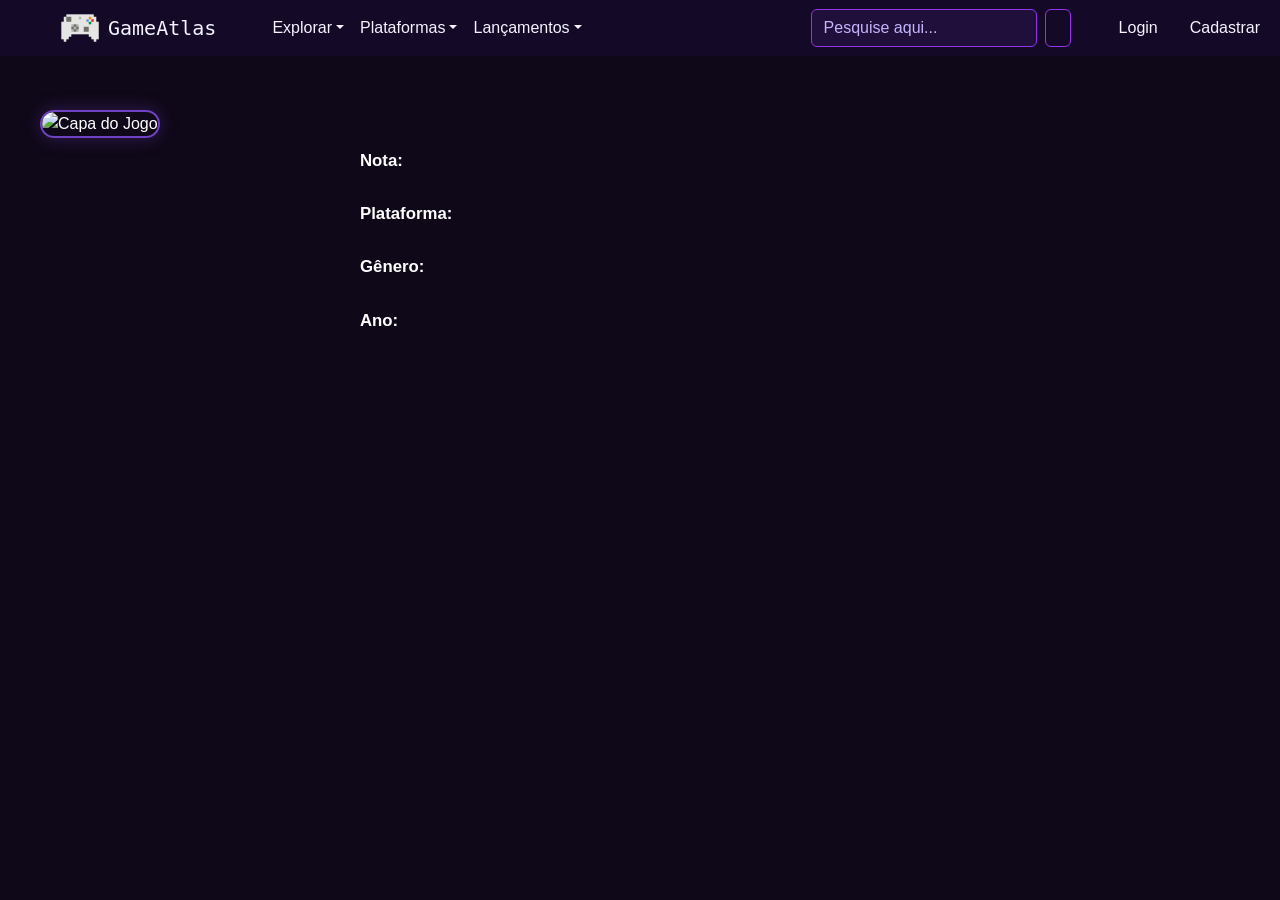
<file: review.html>
<!DOCTYPE html>
<html lang="pt-br">

<head>
    <meta charset="UTF-8">
    <meta name="viewport" content="width=device-width, initial-scale=1.0">
    <title>Review do Jogo</title>

    <link rel="icon" href="images/favicon.ico">
    <link rel="stylesheet" href="bootstrap/css/bootstrap.min.css">
    <link rel="stylesheet" href="css/style.css">
</head>

<body class="text-light">
    <header class="header fixed-top">
        <nav class="navbar navbar-expand-lg">
            <div class="container-fluid">

                <div class="d-flex align-items-center gap-2 px-3 px-lg-5">
                    <img src="images/controle.png" alt="logo" style="width: 40px;">
                    <a class="nav-link active p-0" href="index.html" id="home">
                        <h5 class="title m-0">GameAtlas</h5>
                    </a>
                </div>

                <button class="navbar-toggler me-auto" type="button" data-bs-toggle="collapse"
                    data-bs-target="#navbarSupportedContent" aria-controls="navbarSupportedContent"
                    aria-expanded="false" aria-label="Toggle navigation">
                    <span class="navbar-toggler-icon"></span>
                </button>

                <div class="collapse navbar-collapse" id="navbarSupportedContent">
                    <ul class="navbar-nav mb-2 mb-lg-0">
                        <li class="nav-item dropdown">
                            <a class="nav-link dropdown-toggle" href="#" role="button" data-bs-toggle="dropdown"
                                aria-expanded="false">Explorar</a>
                            <ul class="dropdown-menu">
                                <li><a class="dropdown-item" href="explorar.html">Todos</a></li>
                                <li><a class="dropdown-item" href="#">Ação</a></li>
                                <li><a class="dropdown-item" href="#">FPS</a></li>
                                <li><a class="dropdown-item" href="#">Aventura</a></li>
                                <li><a class="dropdown-item" href="#">RPG</a></li>
                                <li><a class="dropdown-item" href="#">Simulação</a></li>
                                <li><a class="dropdown-item" href="#">Esportes</a></li>
                                <li><a class="dropdown-item" href="#">Estratégia</a></li>
                                <li><a class="dropdown-item" href="#">Terror</a></li>
                                <li><a class="dropdown-item" href="#">Indie</a></li>
                            </ul>
                        </li>
                        <li class="nav-item dropdown">
                            <a class="nav-link dropdown-toggle" href="#" role="button" data-bs-toggle="dropdown"
                                aria-expanded="false">Plataformas</a>
                            <ul class="dropdown-menu">
                                <li><a class="dropdown-item" href="#">PlayStation</a></li>
                                <li><a class="dropdown-item" href="#">Xbox</a></li>
                                <li><a class="dropdown-item" href="#">Nintendo Switch</a></li>
                                <li><a class="dropdown-item" href="#">PC</a></li>
                                <li><a class="dropdown-item" href="#">Mobile</a></li>
                            </ul>
                        </li>
                        <li class="nav-item dropdown">
                            <a class="nav-link dropdown-toggle" href="#" role="button" data-bs-toggle="dropdown"
                                aria-expanded="false">Lançamentos</a>
                            <ul class="dropdown-menu">
                                <li><a class="dropdown-item" href="#">Próximos Lançamentos</a></li>
                                <li><a class="dropdown-item" href="#">Lançamentos Recentes</a></li>
                                <li><a class="dropdown-item" href="#">Mais Populares</a></li>
                            </ul>
                        </li>
                    </ul>

                </div>

                <div class="d-flex align-items-center ms-lg-auto">

                    <form class="d-flex me-lg-3 my-2 my-lg-0 w-100 w-lg-auto" id="pesquisa" role="search">
                        <input class="form-control me-2" id="inputpesquisa" type="search" placeholder="Pesquise aqui..."
                            aria-label="Search" />
                        <button class="btn" type="submit" id="btnpesquisa">
                            <i class="bi bi-search"></i>
                        </button>
                    </form>

                    <ul class="navbar-nav flex-row me-auto mb-2 mb-lg-0">
                        <li class="nav-item ms-4">
                            <a class="nav-link me-3" id="navlogin" href="login.html">Login</a>
                        </li>
                        <li class="nav-item ms-auto">
                            <a class="nav-link" href="cadastro.html">Cadastrar</a>
                        </li>
                    </ul>

                    <!-- vvv IMPORTANTE: Ficará funcional quando o usuário entrar com a conta!! vvv -->

                    <!--<ul class="navbar-nav ms-4">
                        <li class="nav-item dropdown">
                            <a class="nav-link dropdown-toggle" href="#" role="button" data-bs-toggle="dropdown"
                                aria-expanded="false">Perfil</a>
                            <ul class="dropdown-menu dropdown-menu-end">
                                <li><a class="dropdown-item" href="#">Meu Perfil</a></li>
                                <li><a class="dropdown-item" href="#">Minhas Listas</a></li>
                                <li><a class="dropdown-item" href="#">Minhas Reviews</a></li>
                                <li>
                                    <hr class="dropdown-divider">
                                </li>
                                <li><a class="dropdown-item" href="#">Sair</a></li>
                            </ul>
                        </li>
                    </ul>-->

                </div>
            </div>
        </nav>
    </header>
    <script src="https://cdn.jsdelivr.net/npm/bootstrap@5.3.8/dist/js/bootstrap.bundle.min.js"
        integrity="sha384-FKyoEForCGlyvwx9Hj09JcYn3nv7wiPVlz7YYwJrWVcXK/BmnVDxM+D2scQbITxI"
        crossorigin="anonymous"></script>
   <div class="review-page">
    <div class="review-card">
        <div class="review-cover-wrap">
            <img id="image" class="review-cover" alt="Capa do Jogo">
        </div>

        <div class="review-info">
            <h1 id="title" class="text-warning"></h1>

            <p id="desc" class="review-desc"></p>

            <div class="review-meta">
                <p><strong>Nota:</strong> <span id="rating"></span></p>
                <p><strong>Plataforma:</strong> <span id="platform"></span></p>
                <p><strong>Gênero:</strong> <span id="genre"></span></p>
                <p><strong>Ano:</strong> <span id="year"></span></p>
            </div>
        </div>
    </div>
</div>
    <script src="data.js"></script>
    <script src="script.js"></script>

</body>

</html>
</file>
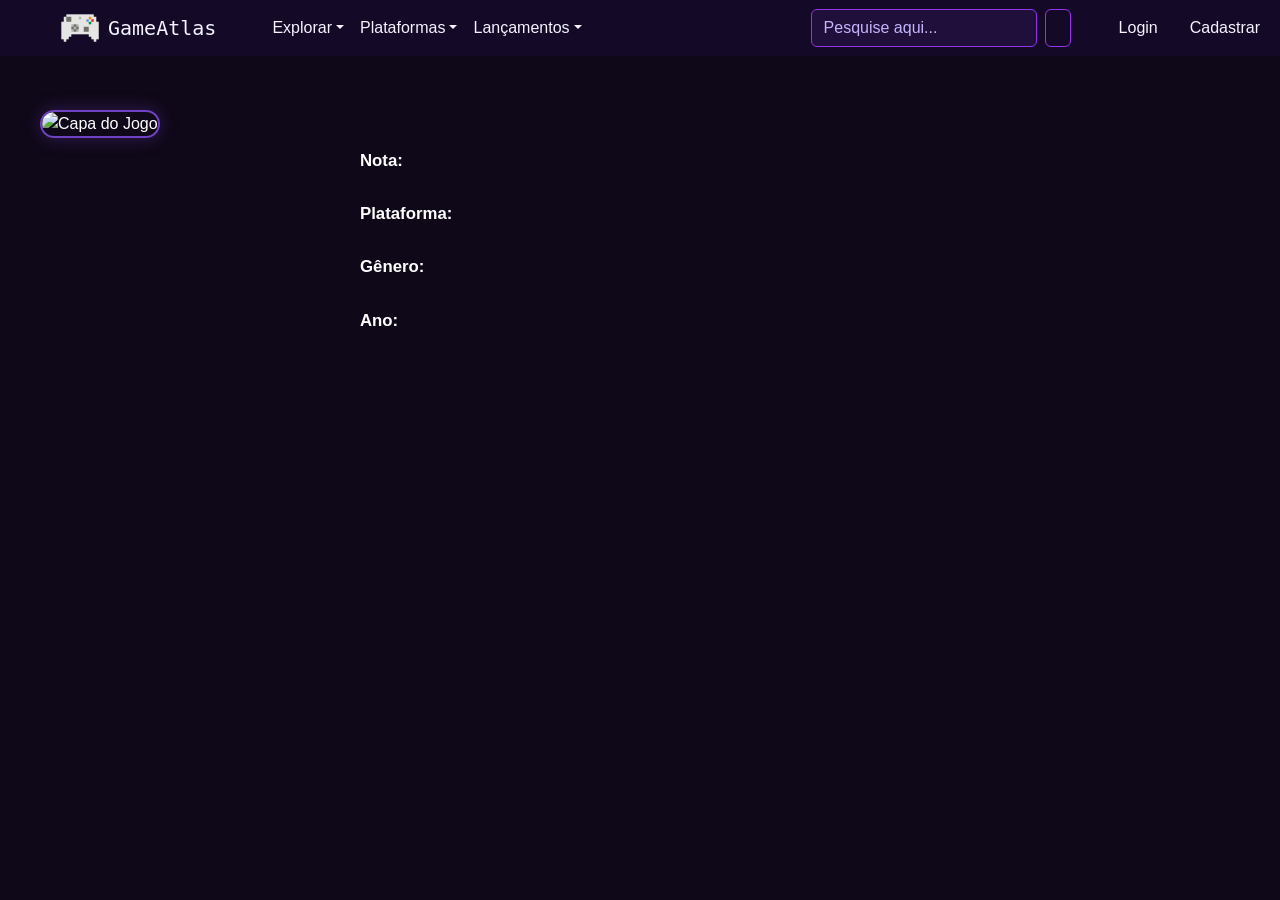
<file: reviews.html>
<!DOCTYPE html>
<html lang="pt-br">

<head>
    <meta charset="UTF-8">
    <meta name="viewport" content="width=device-width, initial-scale=1.0">
    <title>Review do Jogo</title>

    <link rel="icon" href="images/favicon.ico">
    <link rel="stylesheet" href="bootstrap/css/bootstrap.min.css">
    <link rel="stylesheet" href="css/style.css">
</head>

<body class="text-light">
    <header class="header fixed-top">
        <nav class="navbar navbar-expand-lg">
            <div class="container-fluid">

                <div class="d-flex align-items-center gap-2 px-3 px-lg-5">
                    <img src="images/controle.png" alt="logo" style="width: 40px;">
                    <a class="nav-link active p-0" href="index.html" id="home">
                        <h5 class="title m-0">GameAtlas</h5>
                    </a>
                </div>

                <button class="navbar-toggler me-auto" type="button" data-bs-toggle="collapse"
                    data-bs-target="#navbarSupportedContent" aria-controls="navbarSupportedContent"
                    aria-expanded="false" aria-label="Toggle navigation">
                    <span class="navbar-toggler-icon"></span>
                </button>

                <div class="collapse navbar-collapse" id="navbarSupportedContent">
                    <ul class="navbar-nav mb-2 mb-lg-0">
                        <li class="nav-item dropdown">
                            <a class="nav-link dropdown-toggle" href="#" role="button" data-bs-toggle="dropdown"
                                aria-expanded="false">Explorar</a>
                            <ul class="dropdown-menu">
                                <li><a class="dropdown-item" href="explorar.html">Todos</a></li>
                                <li><a class="dropdown-item" href="#">Ação</a></li>
                                <li><a class="dropdown-item" href="#">FPS</a></li>
                                <li><a class="dropdown-item" href="#">Aventura</a></li>
                                <li><a class="dropdown-item" href="#">RPG</a></li>
                                <li><a class="dropdown-item" href="#">Simulação</a></li>
                                <li><a class="dropdown-item" href="#">Esportes</a></li>
                                <li><a class="dropdown-item" href="#">Estratégia</a></li>
                                <li><a class="dropdown-item" href="#">Terror</a></li>
                                <li><a class="dropdown-item" href="#">Indie</a></li>
                            </ul>
                        </li>
                        <li class="nav-item dropdown">
                            <a class="nav-link dropdown-toggle" href="#" role="button" data-bs-toggle="dropdown"
                                aria-expanded="false">Plataformas</a>
                            <ul class="dropdown-menu">
                                <li><a class="dropdown-item" href="#">PlayStation</a></li>
                                <li><a class="dropdown-item" href="#">Xbox</a></li>
                                <li><a class="dropdown-item" href="#">Nintendo Switch</a></li>
                                <li><a class="dropdown-item" href="#">PC</a></li>
                                <li><a class="dropdown-item" href="#">Mobile</a></li>
                            </ul>
                        </li>
                        <li class="nav-item dropdown">
                            <a class="nav-link dropdown-toggle" href="#" role="button" data-bs-toggle="dropdown"
                                aria-expanded="false">Lançamentos</a>
                            <ul class="dropdown-menu">
                                <li><a class="dropdown-item" href="#">Próximos Lançamentos</a></li>
                                <li><a class="dropdown-item" href="#">Lançamentos Recentes</a></li>
                                <li><a class="dropdown-item" href="#">Mais Populares</a></li>
                            </ul>
                        </li>
                    </ul>

                </div>

                <div class="d-flex align-items-center ms-lg-auto">

                    <form class="d-flex me-lg-3 my-2 my-lg-0 w-100 w-lg-auto" id="pesquisa" role="search">
                        <input class="form-control me-2" id="inputpesquisa" type="search" placeholder="Pesquise aqui..."
                            aria-label="Search" />
                        <button class="btn" type="submit" id="btnpesquisa">
                            <i class="bi bi-search"></i>
                        </button>
                    </form>

                    <ul class="navbar-nav flex-row me-auto mb-2 mb-lg-0">
                        <li class="nav-item ms-4">
                            <a class="nav-link me-3" id="navlogin" href="login.html">Login</a>
                        </li>
                        <li class="nav-item ms-auto">
                            <a class="nav-link" href="cadastro.html">Cadastrar</a>
                        </li>
                    </ul>

                    <!-- vvv IMPORTANTE: Ficará funcional quando o usuário entrar com a conta!! vvv -->

                    <!--<ul class="navbar-nav ms-4">
                        <li class="nav-item dropdown">
                            <a class="nav-link dropdown-toggle" href="#" role="button" data-bs-toggle="dropdown"
                                aria-expanded="false">Perfil</a>
                            <ul class="dropdown-menu dropdown-menu-end">
                                <li><a class="dropdown-item" href="#">Meu Perfil</a></li>
                                <li><a class="dropdown-item" href="#">Minhas Listas</a></li>
                                <li><a class="dropdown-item" href="#">Minhas Reviews</a></li>
                                <li>
                                    <hr class="dropdown-divider">
                                </li>
                                <li><a class="dropdown-item" href="#">Sair</a></li>
                            </ul>
                        </li>
                    </ul>-->

                </div>
            </div>
        </nav>
    </header>
    <script src="https://cdn.jsdelivr.net/npm/bootstrap@5.3.8/dist/js/bootstrap.bundle.min.js"
        integrity="sha384-FKyoEForCGlyvwx9Hj09JcYn3nv7wiPVlz7YYwJrWVcXK/BmnVDxM+D2scQbITxI"
        crossorigin="anonymous"></script>
    <div class="review-page">
        <div class="review-card">
            <div class="review-cover-wrap">
                <img id="image" class="review-cover" alt="Capa do Jogo">
            </div>

            <div class="review-info">
                <h1 id="title" class="text-warning"></h1>

                <p id="desc" class="review-desc"></p>

                <div class="review-meta">
                    <p><strong>Nota:</strong> <span id="rating"></span></p>
                    <p><strong>Plataforma:</strong> <span id="platform"></span></p>
                    <p><strong>Gênero:</strong> <span id="genre"></span></p>
                    <p><strong>Ano:</strong> <span id="year"></span></p>
                </div>
            </div>
        </div>
    </div>

    <script src="https://cdn.jsdelivr.net/npm/bootstrap@5.3.8/dist/js/bootstrap.bundle.min.js"
        integrity="sha384-FKyoEForCGlyvwx9Hj09JcYn3nv7wiPVlz7YYwJrWVcXK/BmnVDxM+D2scQbITxI"
        crossorigin="anonymous"></script>

    <script src="data.js"></script>
    <script src="script.js"></script>

</body>

</html>
</file>
<file: css/style.css>
/*INDEX*/
body {
    background-color: #0B0613;
}

.header {
    /*display: flex;*/
    align-items: center;
    background-color: #140A28;
}

.header div {
    /*display: flex;*/
    align-items: center;
}

.title {
    /*margin-left: 10px;
    margin-top: 5px;
    margin-right: 60px;*/
    color: #F5F3FF;
    font-family: monospace;
}

/*.navbar-nav {
    margin-left: 10px;
}*/

.nav-link {
    color: #F5F3FF;
    transition: 0.2s;
}

.nav-link:hover {
    color: #A855F7;
}

.nav-link.disabled {
    color: #C084FC;
    opacity: 0.5;
}

.navbar .nav-link:focus,
.navbar .nav-link:active,
.navbar .nav-link.active {
    color: #A855F7;
}

#pesquisa input {
    color: #F5F3FF;
    background-color: #1F0F3A;
    border-color: #9333EA;
}

#pesquisa input::placeholder {
    color: #C4B5FD;
}

#pesquisa input:focus {
    border-color: #A855F7;
    box-shadow: 0 0 10px #9333EA;
}

.navbar-toggler {
    border-color: #C4B5FD;
}

.navbar-toggler-icon {
    filter: invert(1);
}

.navbar-toggler:focus {
    box-shadow: none;
}

#btnpesquisa {
    color: #9333EA;
    border-color: #9333EA;
}

#btnpesquisa:hover {
    background-color: #9333EA;
    color: #F5F3FF;
    box-shadow: 0 0 10px #9333EA;
}

.dropdown-item {
    color: #1F0F3A;
}

.dropdown-item:hover {
    background-color: #C4B5FD;
    color: #1F0F3A;
}

.dropdown-item:active {
    background-color: #A855F7;
    color: white;
}

.carousel-inner {
    height: 400px;
    height: 100%;
    position: relative;
}

.carousel-inner::after {
    content: "";
    position: absolute;
    inset: 0;
    background: linear-gradient(to top, rgba(11, 6, 19, 0.6), transparent);
}

/**
.carousel-item{
    height: 100%;
    position: relative;
}

.carousel-item::after {
    content: "";
    position: absolute;
    inset: 0;
    background: linear-gradient(to top, rgba(11,6,19,0.4), transparent);
}**/

.imgcarousel {
    width: 100%;
    height: 400px;
    background: #7c72a7;
    display: flex;
    align-items: center;
    justify-content: center;
    overflow: hidden;
}

.imgcarousel img {
    width: 100%;
    height: 100%;
    object-fit: cover;
}

.carousel-caption {
    position: absolute;
    z-index: 2;
}

#myCarousel:hover {
    cursor: pointer;
}

hr {
    border: none;
    height: 1px;
    background: #9333EA;
    margin: 5px 0 20px 0;
}

.section-title {
    margin-top: 40px;
    margin-bottom: 3px;
    margin-left: -10px;
    color: #C4B5FD;
}

.cards {
    display: flex;
    flex-wrap: wrap;
    gap: 30px;
    row-gap: 30px;
    margin-top: 20px;
    justify-content: center;
}

.card {
    flex: 0 0 calc(100% / 7);
    max-width: calc(100% / 7);
    background-color: #1F0F3A;
    border-radius: 25px;
    transition: transform 0.2s ease, box-shadow 0.25s ease;
    padding: 4px;
    box-sizing: border-box;
}

@media (max-width: 1200px) {
    .card {
        flex: 0 0 calc(100% / 6);
        max-width: calc(100% / 6);
    }
}

@media (max-width: 1000px) {
    .card {
        flex: 0 0 calc(100% / 5);
        max-width: calc(100% / 5);
    }
}

@media (max-width: 800px) {
    .card {
        flex: 0 0 calc(100% / 4);
        max-width: calc(100% / 4);
    }
}

@media (max-width: 600px) {
    .card {
        flex: 0 0 calc(100% / 3);
        max-width: calc(100% / 3);
    }
}

@media (max-width: 450px) {
    .card {
        flex: 0 0 100%;
        max-width: 100%;
    }
}

.card:hover {
    transform: scale(1.05);
    cursor: pointer;
    box-shadow: 0 0 20px #9333EA;
}

.imgcard {
    width: 100%;
    height: 160px;
    overflow: hidden;
    margin: 0;
    border-radius: 20px;
    background-color: #7c72a7;
}

.imgcard img {
    width: 100%;
    height: 100%;
    object-fit: cover;
}

.card:hover .imgcard img {
    transform: scale(1.05);
}

.gct {
    text-align: center;
    margin: 2px;
    padding: 7px;
    color: #F5F3FF;
    white-space: nowrap;
    overflow: hidden;
    text-overflow: ellipsis;
}

.pc {
    border-radius: 100px;
}

#cpc {
    margin: 50px 200px;
    gap: 50px;
}

.footer {
    background-color: #140A28;
    color: #a78bfa;
}


/*PERFIL*/
body {
    background-color: #0B0613;
    color: #F5F3FF;
    font-family: Arial, Helvetica, sans-serif;
}

.perfil-header {
    background: linear-gradient(135deg, #140A28, #1F0F3A);
    border-bottom: 2px solid #9333EA;
    box-shadow: 0 4px 20px rgba(147, 51, 234, 0.25);
}

.perfil-titulo {
    color: #F5F3FF;
    margin: 0;
    font-size: 2.2rem;
    font-weight: bold;
}

.perfil-subtitulo {
    color: #C4B5FD;
    margin-top: 8px;
    margin-bottom: 0;
}

.perfil-card {
    background-color: #140A28;
    border: 1px solid #9333EA;
    border-radius: 20px;
    padding: 25px;
    margin-bottom: 25px;
    box-shadow: 0 0 18px rgba(147, 51, 234, 0.15);
    transition: transform 0.2s ease, box-shadow 0.2s ease;
}

.perfil-card:hover {
    transform: translateY(-4px);
    box-shadow: 0 0 25px rgba(147, 51, 234, 0.35);
}

.perfil-topo {
    display: flex;
    align-items: center;
    gap: 25px;
    flex-wrap: wrap;
}

.perfil-foto-box {
    width: 170px;
    height: 170px;
    border-radius: 50%;
    padding: 5px;
    background: linear-gradient(135deg, #9333EA, #C084FC);
    display: flex;
    align-items: center;
    justify-content: center;
}

.perfil-foto {
    width: 100%;
    height: 100%;
    object-fit: cover;
    border-radius: 50%;
    border: 4px solid #140A28;
}

.perfil-info h2 {
    color: #F5F3FF;
    margin-bottom: 15px;
}

.perfil-info p {
    margin: 8px 0;
    color: #C4B5FD;
    font-size: 1.05rem;
}

.perfil-info i {
    color: #A855F7;
    margin-right: 8px;
}

.perfil-section-title {
    color: #C4B5FD;
    margin-bottom: 10px;
    font-size: 1.4rem;
}

.perfil-texto,
.perfil-contato p {
    color: #E9D5FF;
    line-height: 1.8;
    font-size: 1rem;
}

.habilidades {
    display: flex;
    flex-wrap: wrap;
    gap: 12px;
}

.tag-habilidade {
    background-color: #1F0F3A;
    color: #F5F3FF;
    border: 1px solid #9333EA;
    border-radius: 999px;
    padding: 10px 16px;
    font-size: 0.95rem;
    transition: 0.2s;
}

.tag-habilidade:hover {
    background-color: #9333EA;
    box-shadow: 0 0 12px rgba(147, 51, 234, 0.5);
    cursor: default;
}

.redes-sociais {
    display: flex;
    flex-wrap: wrap;
    gap: 15px;
}

.btn-rede {
    text-decoration: none;
    color: #F5F3FF;
    background-color: #1F0F3A;
    border: 1px solid #9333EA;
    padding: 12px 18px;
    border-radius: 12px;
    transition: 0.2s ease;
    display: inline-flex;
    align-items: center;
    gap: 8px;
}

.btn-rede:hover {
    background-color: #9333EA;
    color: #fff;
    box-shadow: 0 0 12px rgba(147, 51, 234, 0.5);
}

.perfil-footer {
    text-align: center;
    padding: 20px 0;
    color: #C4B5FD;
    border-top: 1px solid #9333EA;
    margin-top: 30px;
    background-color: #140A28;
}

hr {
    border: none;
    height: 1px;
    background: #9333EA;
    margin: 10px 0 20px 0;
}


/*LOGIN*/
.login-card {
    width: 350px;
    margin: 100px auto;
    padding: 24px;
    background: #6c757d;
    border: 1px solid #aeb4bb;
    border-radius: 16px;
}

/*CADASTRO*/
.cadastro-card {
    width: 350px;
    margin: 100px auto;
    padding: 24px;
    background: #6c757d;
    border: 1px solid #aeb4bb;
    border-radius: 16px;
}

/*REVIEWS*/
.review-page {
    min-height: 100vh;
    padding: 110px 40px 40px;
    background: #0f0818;
    color: #fff;
}
.review-card {
    max-width: 1200px;
    margin: 0 auto;
    display: grid;
    grid-template-columns: 280px 1fr;
    gap: 40px;
    align-items: start;
}
.review-cover {
    width: 100%;
    object-fit: cover;
    border-radius: 18px;
    box-shadow: 0 0 18px rgba(111, 66, 193, 0.35);
    border: 2px solid #6f42c1;
}

.review-info {
    padding-top: 10px;
}
.review-desc {
    font-size: 1.15rem;
    line-height: 1.8;
    color: #e7e7e7;
    margin-bottom: 28px;
    max-width: 780px;
}
.review-meta {
    display: grid;
    gap: 12px;
    font-size: 1.05rem;
}

.review-meta strong {
    color: #ffffff;
}

@media (max-width: 768px) {
    .review-page {
        padding: 90px 16px 24px;
    }

    .review-card {
        grid-template-columns: 1fr;
        gap: 24px;
    }

    .review-title {
        font-size: 2.2rem;
    }
}

/*LISTAS*/

/*GAME*/

body {
    margin: 0;
    padding: 0;
}

/* CONTAINER CENTRAL */
.page-container {
    max-width: 1200px;
    margin: 0 auto;
    padding: 70px 24px 40px;
}

/* LAYOUT PRINCIPAL: duas colunas lado a lado */
.top-container {
    display: flex;
    gap: 20px;
    align-items: flex-start;
}

/* ---- COLUNA ESQUERDA ---- */
.col-left {
    flex: 3;
    min-width: 0;
    display: flex;
    flex-direction: column;
    gap: 16px;
}

/* ---- COLUNA DIREITA ---- */
.col-right {
    flex: 0 0 35%;
    display: flex;
    flex-direction: column;
    gap: 16px;
    box-sizing: border-box;
}

/* Agrupa plataformas + similares em um bloco que cresce igual ao box-left */
.col-right-bottom {
    display: flex;
    flex-direction: column;
    gap: 16px;
    flex: 1;
}

/* wrapper do carousel */
.media {
    width: 100%;
    min-width: 0;
}


/* ---- CAROUSEL ---- */
.carouselgame {
    position: relative;
    width: 100%;
    height: 350px;
    border-radius: 10px;
    overflow: hidden;
    background-color: #000;
}

.carouselgame>img,
.carouselgame>video {
    position: absolute;
    inset: 0;
    width: 100%;
    height: 100%;
    object-fit: contain;
    background-color: #000;
    opacity: 0;
    transition: opacity 0.8s ease;
    z-index: 0;
}

.carouselgame .active {
    opacity: 1;
    z-index: 1;
}


/* ---- SETAS ---- */
.carousel-arrow {
    position: absolute;
    top: 50%;
    transform: translateY(-50%);
    z-index: 5;
    background: rgba(0, 0, 0, 0.5);
    border: none;
    color: #fff;
    font-size: 22px;
    padding: 10px 14px;
    cursor: pointer;
    border-radius: 6px;
    transition: background 0.2s ease;
    line-height: 1;
}

.carousel-arrow:hover {
    background: rgba(179, 158, 181, 0.7);
}

.carousel-arrow.left {
    left: 10px;
}

.carousel-arrow.right {
    right: 10px;
}


/* ---- CONTROLES DE VÍDEO ---- */
.video-controls {
    position: absolute;
    bottom: 0;
    left: 0;
    right: 0;
    z-index: 10;
    display: flex;
    align-items: center;
    gap: 10px;
    padding: 8px 12px;
    background: linear-gradient(transparent, rgba(0, 0, 0, 0.75));
    border-radius: 0 0 10px 10px;
    opacity: 0;
    pointer-events: none;
    transition: opacity 0.3s ease;
}

.video-controls button {
    background: none;
    border: none;
    color: #fff;
    font-size: 18px;
    cursor: pointer;
    padding: 0;
    line-height: 1;
}

#videoProgress {
    flex: 1;
    height: 4px;
    accent-color: #B39EB5;
    cursor: pointer;
}

.volume-wrap {
    display: flex;
    align-items: center;
    gap: 6px;
    color: #fff;
}

#videoVolume {
    width: 70px;
    height: 4px;
    accent-color: #9333EA;
    cursor: pointer;
}


/* ---- MINIATURAS ---- */
.thumbnails-wrapper {
    margin-top: 10px;
    overflow-x: auto;
    scrollbar-width: thin;
    scrollbar-color: #B39EB5 #1a0f2e;
    border-radius: 5px;
}

.thumbnails-wrapper::-webkit-scrollbar {
    height: 5px;
}

.thumbnails-wrapper::-webkit-scrollbar-track {
    background: #1a0f2e;
    border-radius: 5px;
}

.thumbnails-wrapper::-webkit-scrollbar-thumb {
    background: #B39EB5;
    border-radius: 5px;
}

.thumbnails {
    display: flex;
    gap: 10px;
    width: max-content;
    padding-bottom: 6px;
}

.thumbnails img {
    width: 100px;
    height: 60px;
    object-fit: cover;
    border-radius: 5px;
    cursor: pointer;
    opacity: 0.6;
    border: 2px solid transparent;
    transition: opacity 0.2s ease, border-color 0.2s ease;
    box-sizing: border-box;
    flex-shrink: 0;
}

.thumbnails img.active,
.thumbnails img:hover {
    opacity: 1;
    border-color: #B39EB5;
}


/* ---- BASE COMPARTILHADA DOS BOXES ---- */

.info-header {
    display: flex;
    align-items: flex-start;
    justify-content: space-between;
}

.info-header h1 {
    color: #B39EB5;
    margin: 0;
    font-size: 1.8rem;
}

.btn-save {
    background: none;
    border: none;
    color: #B39EB5;
    font-size: 22px;
    cursor: pointer;
    padding: 4px;
    line-height: 1;
    transition: color 0.2s ease, transform 0.2s ease;
    flex-shrink: 0;
}

.btn-save:hover {
    color: #9333EA;
    transform: scale(1.15);
}

.btn-save.saved {
    color: #9333EA;
}

.btn-save.saved i {
    font-weight: 900;
}

.info,
.box-left,
.box-right,
.box-similar {
    background-color: #2a2230;
    padding: 20px;
    border-radius: 10px;
    box-sizing: border-box;
}


/* ---- PAINEL INFO ---- */
.info h1 {
    color: #B39EB5;
    margin-top: 0;
    font-size: 1.8rem;
}

.meta {
    font-size: 14px;
    color: #ccc;
    line-height: 1.6;
}

.desc {
    margin: 10px 0;
    color: #ddd;
    font-size: 14px;
    line-height: 1.6;
}

.tags {
    display: flex;
    flex-wrap: wrap;
    gap: 6px;
    margin-top: 10px;
}

.tags span {
    background-color: #B39EB5;
    color: #000;
    padding: 4px 10px;
    border-radius: 5px;
    font-size: 12px;
    font-weight: 500;
}

.review-row {
    display: flex;
    align-items: center;
    justify-content: center;
    gap: 32px;
    margin-top: 20px;
}

.chart-item {
    display: flex;
    align-items: center;
    gap: 12px;
}

.chart-label {
    font-size: 14px;
    color: #ccc;
    line-height: 1.6;
}

.chart-label strong {
    color: #B39EB5;
    font-size: 22px;
    font-weight: 700;
    display: block;
}

.btn-reviews {
    display: block;
    margin-top: 16px;
    padding: 10px 0;
    width: 100%;
    text-align: center;
    background-color: transparent;
    color: #B39EB5;
    border: 2px solid #B39EB5;
    border-radius: 8px;
    font-size: 14px;
    font-weight: 500;
    text-decoration: none;
    transition: background-color 0.2s ease, color 0.2s ease, box-shadow 0.2s ease;
    box-sizing: border-box;
}

.btn-reviews:hover {
    background-color: #B39EB5;
    color: #1a0f2e;
    box-shadow: 0 0 12px #B39EB5;
}


/* ---- BOX SOBRE O JOGO ---- */
.box-left h2 {
    color: #B39EB5;
    font-size: 1.1rem;
    margin-top: 0;
    margin-bottom: 12px;
}

.box-left>p {
    color: #ddd;
    font-size: 14px;
    line-height: 1.6;
    margin: 0 0 8px;
}

.game-section {
    margin-top: 16px;
}

.game-section h3 {
    color: #B39EB5;
    font-size: 15px;
    margin: 0 0 6px;
}

.game-section p {
    color: #ccc;
    font-size: 14px;
    line-height: 1.6;
    margin: 0;
}

.game-section ul {
    margin: 0;
    padding-left: 18px;
    color: #ccc;
    font-size: 14px;
}

.game-section ul li {
    margin-bottom: 6px;
}

.info-list {
    list-style: none;
    padding-left: 0;
}

.info-list li {
    margin-bottom: 6px;
}


/* ---- BOX PLATAFORMAS ---- */
.box-right h2 {
    color: #B39EB5;
    font-size: 1.1rem;
    margin-top: 0;
    margin-bottom: 12px;
}

.platforms {
    display: flex;
    flex-wrap: wrap;
    gap: 10px;
}

.platforms span {
    display: flex;
    align-items: center;
    gap: 6px;
    background-color: #1a0f2e;
    color: #B39EB5;
    padding: 6px 14px;
    border-radius: 6px;
    font-size: 13px;
    border: 1px solid #B39EB5;
}


/* ---- BOX JOGOS SIMILARES ---- */
.box-similar h2 {
    color: #B39EB5;
    font-size: 1.1rem;
    margin-top: 0;
    margin-bottom: 12px;
}

.similar-list {
    display: flex;
    flex-direction: column;
    gap: 10px;
}

.similar-item {
    display: flex;
    align-items: center;
    gap: 12px;
    background-color: #1a0f2e;
    border-radius: 8px;
    padding: 8px 10px;
    cursor: pointer;
    transition: background 0.2s ease, box-shadow 0.2s ease;
    text-decoration: none;
}

.similar-item:hover {
    background-color: #2d1a50;
    box-shadow: 0 0 10px #9333EA55;
}

.similar-item img {
    width: 60px;
    height: 40px;
    object-fit: cover;
    border-radius: 5px;
    flex-shrink: 0;
}

.similar-item span {
    color: #B39EB5;
    font-size: 13px;
    font-weight: 500;
}


/* ---- RESPONSIVO ---- */
@media (max-width: 900px) {
    .top-container {
        flex-direction: column;
    }

    .col-left,
    .col-right {
        width: 100%;
        flex: unset;
    }

    .carouselgame {
        height: 280px;
    }

    .thumbnails img {
        width: 70px;
        height: 42px;
    }
}
</file>
